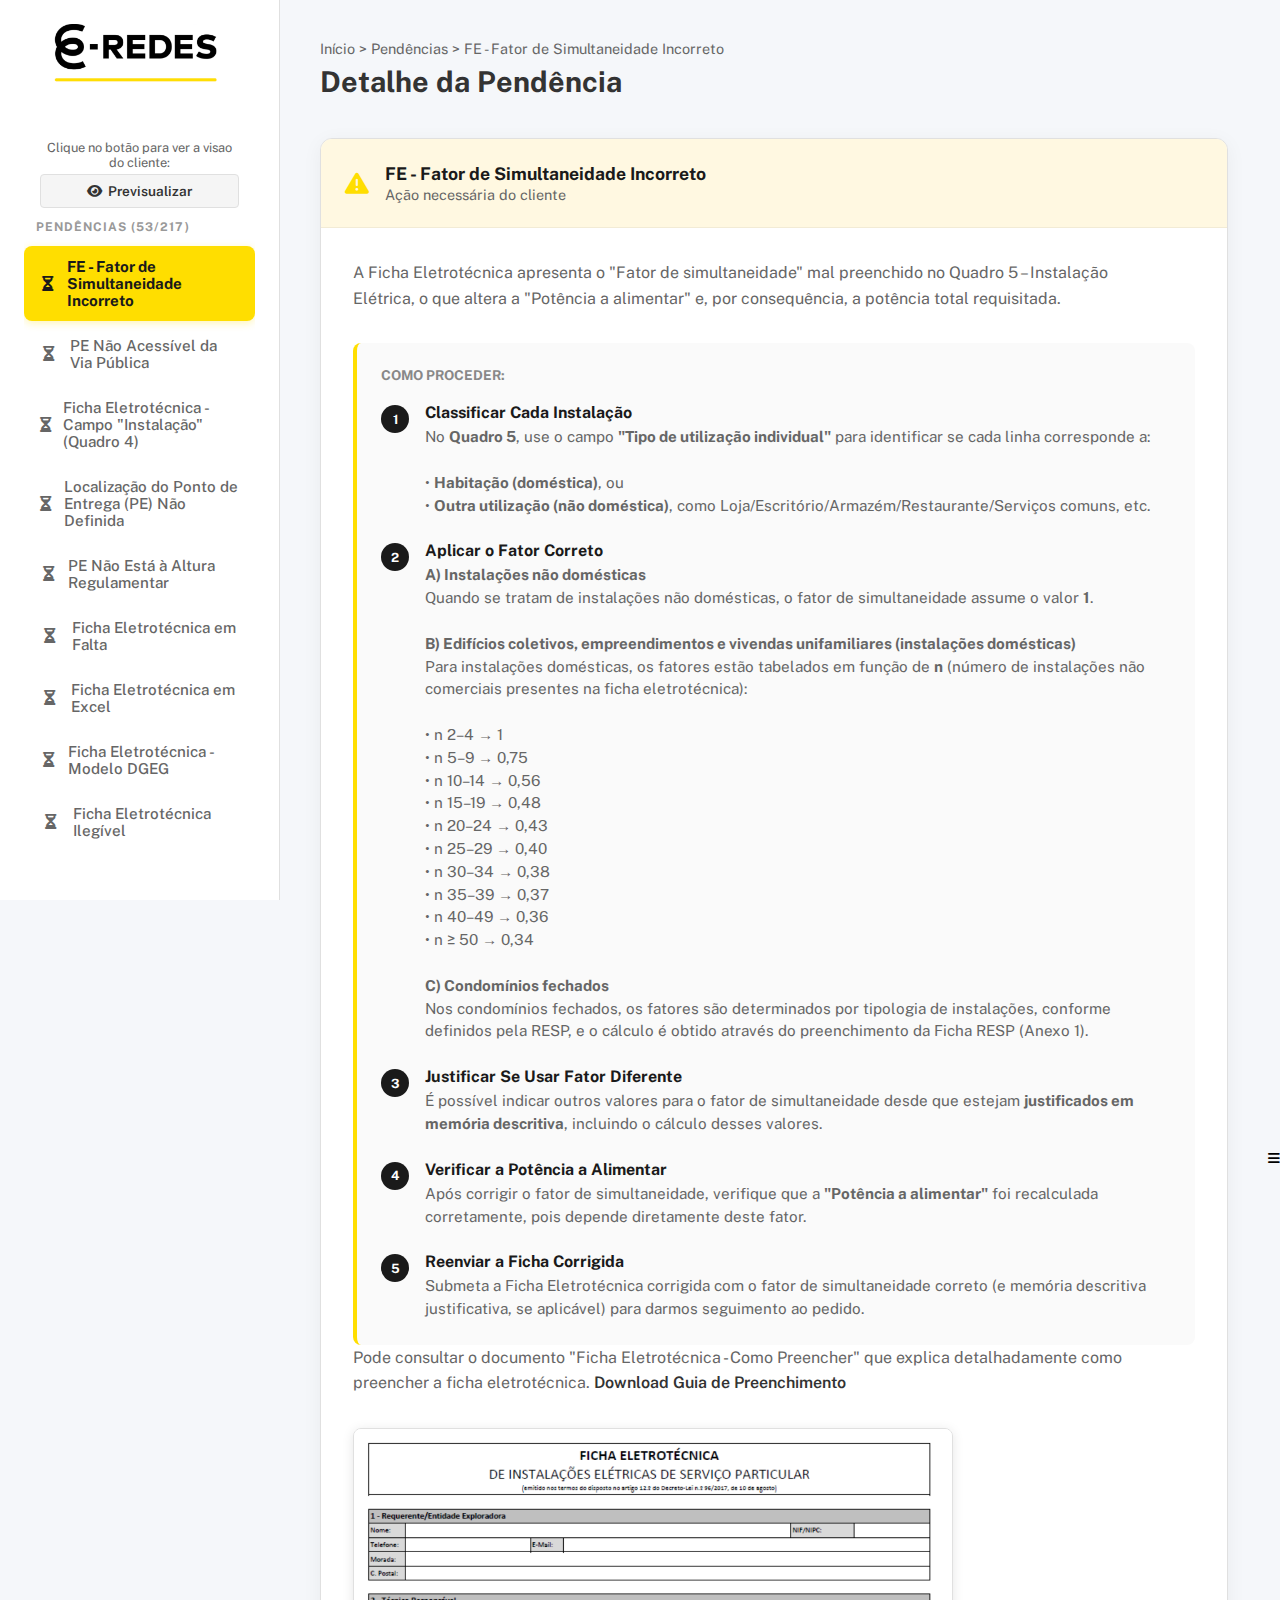
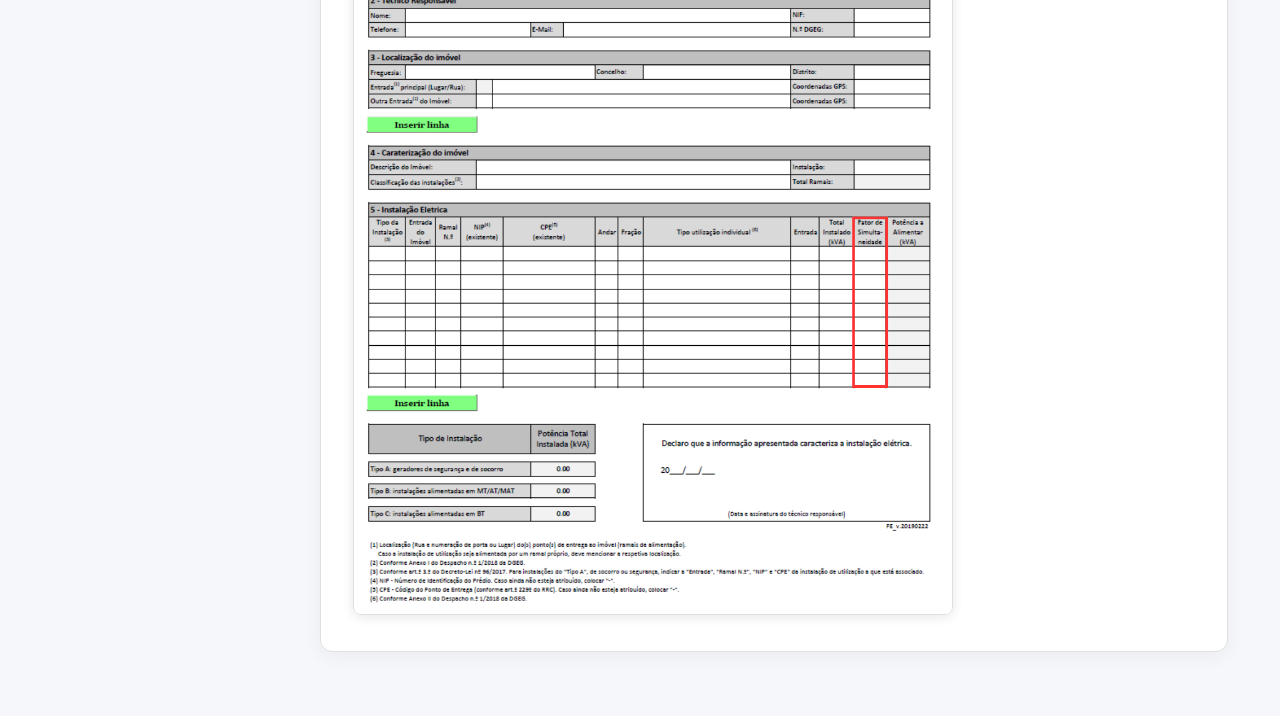
<file: index.html>
<!DOCTYPE html>
<html lang="pt">
<head>
    <meta charset="UTF-8">
    <meta name="viewport" content="width=device-width, initial-scale=1.0">
    <title>Pendências | Balcão Digital</title>
    
    <link href="https://fonts.googleapis.com/css2?family=Public+Sans:wght@300;400;600;700;800&display=swap" rel="stylesheet">
    <link rel="stylesheet" href="https://cdnjs.cloudflare.com/ajax/libs/font-awesome/6.4.0/css/all.min.css">
    
    <link rel="stylesheet" href="assets/css/variables.css">
    <link rel="stylesheet" href="assets/css/reset.css">
    <link rel="stylesheet" href="assets/css/style.css">
    <link rel="stylesheet" href="assets/css/components.css">
</head>
<body>

    <!-- Navbar Component - Renderizada dinamicamente via JavaScript -->
    <nav class="sidebar"></nav>

    <main class="main-content">

        <header style="margin-bottom: 40px;">
            <p class="breadcrumb" style="font-size: 0.9rem; color: #666; margin-bottom: 8px;">Início > Pendências</p>
            <h1 style="font-size: 1.8rem; font-weight: 700;">Detalhe da Pendência</h1>
        </header>

        <!-- Action Cards Container - Renderizado dinamicamente -->
        <div id="action-cards-container"></div>

    </main>

    <!-- JavaScript Modules ES6 -->
    <script type="module" src="src/main.js"></script>

</body>
</html>
</file>
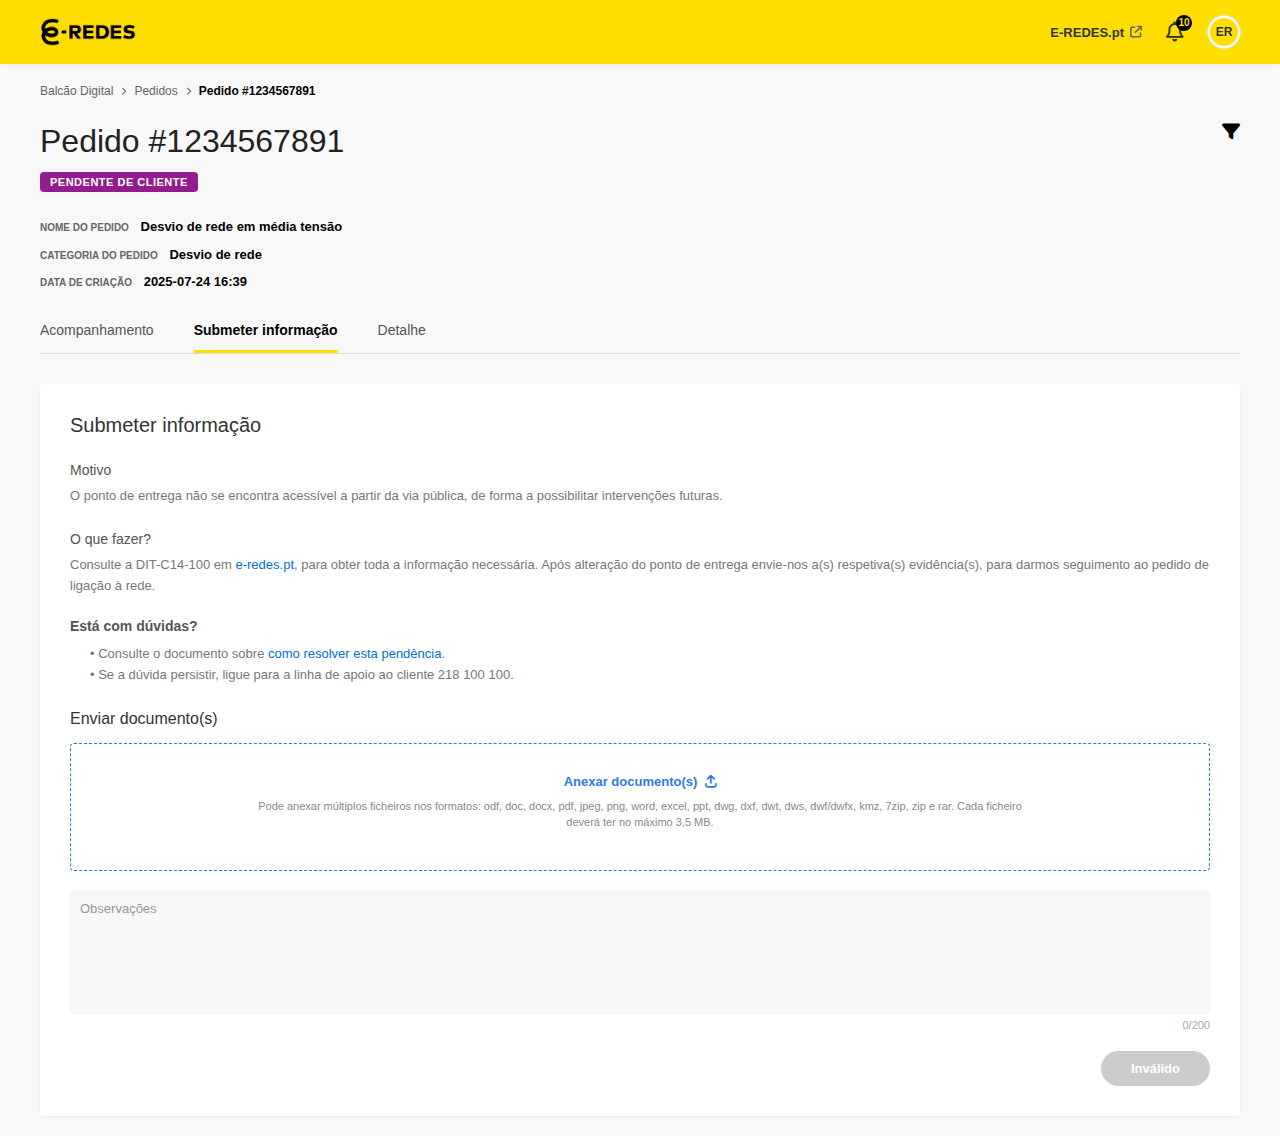
<file: plr2/index.html>
<!DOCTYPE html>
<html lang="pt-PT">
<head>
    <meta charset="UTF-8">
    <meta name="viewport" content="width=device-width, initial-scale=1.0">
    <title>Pedido - E-REDES</title>
    <link rel="stylesheet" href="https://cdnjs.cloudflare.com/ajax/libs/font-awesome/6.4.0/css/all.min.css">
    <style>
        /* RESET E FONTE GLOBAL */
        * {
            box-sizing: border-box;
            margin: 0;
            padding: 0;
            font-family: 'Segoe UI', 'Roboto', Helvetica, Arial, sans-serif;
            -webkit-font-smoothing: antialiased;
        }

        body {
            background-color: #F8F8F8; /* Cinzento muito claro do fundo */
            color: #333;
            font-size: 14px;
        }

        /* --- HEADER AMARELO --- */
        header {
            background-color: #FFDE00; /* Amarelo E-REDES */
            height: 64px;
            display: flex;
            justify-content: space-between;
            align-items: center;
            padding: 0 40px;
            box-shadow: 0 2px 4px rgba(0,0,0,0.05);
        }

        .logo img {
            display: block;
        }

        .header-right {
            display: flex;
            align-items: center;
            gap: 24px;
            font-size: 13px;
        }

        .header-link {
            text-decoration: none;
            color: #333;
            font-weight: 600;
            display: flex;
            align-items: center;
            gap: 6px;
        }
        .header-link i { font-size: 12px; color: #666; }

        .notification {
            position: relative;
            cursor: pointer;
            font-size: 20px;
            color: #333;
        }

        .badge {
            position: absolute;
            top: -6px;
            right: -8px;
            background-color: #000;
            color: #FFDE00;
            font-size: 10px;
            font-weight: bold;
            height: 16px;
            width: 16px;
            border-radius: 50%;
            display: flex;
            align-items: center;
            justify-content: center;
        }

        .avatar-circle {
            width: 32px;
            height: 32px;
            background-color: #FFDE00; /* Fundo amarelo */
            border: 2px solid #fff; /* Borda branca interna */
            border-radius: 50%;
            display: flex;
            align-items: center;
            justify-content: center;
            font-weight: bold;
            font-size: 12px;
            box-shadow: 0 0 0 1px #e0e0e0; /* Sombra sutil para borda externa */
        }

        /* --- CONTAINER PRINCIPAL --- */
        .main-container {
            max-width: 1300px; /* Largura larga como no print */
            margin: 0 auto;
            padding: 20px 40px;
        }

        /* --- BREADCRUMBS (Caminho) --- */
        .breadcrumbs {
            font-size: 12px;
            color: #666;
            margin-bottom: 25px;
            display: flex;
            align-items: center;
            gap: 8px;
        }
        .breadcrumbs i { font-size: 10px; }
        .breadcrumbs a { text-decoration: none; color: #666; }
        .breadcrumbs span.bold { font-weight: 700; color: #000; }
        .icon-e { font-weight: bold; font-family: serif; font-style: italic; font-size: 14px; } /* Simula ícone E */

        /* --- TÍTULO E TOPO --- */
        .title-section {
            position: relative;
            margin-bottom: 30px;
        }
        
        .title-row {
            display: flex;
            justify-content: space-between;
            align-items: flex-start;
        }

        h1 {
            font-size: 32px;
            font-weight: 300; /* Fonte mais fina como no print */
            color: #222;
            margin-bottom: 12px;
        }

        .filter-icon {
            font-size: 18px;
            color: #000;
            cursor: pointer;
        }

        .status-tag {
            background-color: #931c8e; /* Roxo E-REDES */
            color: white;
            padding: 4px 10px;
            border-radius: 4px;
            font-size: 11px;
            font-weight: 700;
            text-transform: uppercase;
            letter-spacing: 0.5px;
            display: inline-block;
            margin-bottom: 25px;
        }

        /* --- META INFO (Nome, Categoria...) --- */
        .meta-grid {
            display: flex;
            flex-direction: column;
            gap: 8px;
        }
        .meta-row {
            font-size: 13px;
            line-height: 1.5;
        }
        .meta-label {
            font-size: 10px;
            font-weight: 700;
            color: #666;
            text-transform: uppercase;
            margin-right: 8px;
        }
        .meta-value {
            font-weight: 600;
            color: #000;
        }

        /* --- ABAS (TABS) --- */
        .tabs {
            display: flex;
            gap: 40px;
            border-bottom: 1px solid #ddd;
            margin-top: 30px;
            margin-bottom: 30px;
        }
        .tab-item {
            padding-bottom: 12px;
            font-size: 14px;
            color: #555;
            cursor: pointer;
            border-bottom: 3px solid transparent;
        }
        .tab-item.active {
            color: #000;
            font-weight: 700;
            border-bottom: 3px solid #FFDE00;
        }

        /* --- ÁREA BRANCA DE CONTEÚDO --- */
        .content-card {
            background: white;
            border-radius: 4px; /* Cantos levemente arredondados */
            padding: 30px;
            box-shadow: 0 1px 3px rgba(0,0,0,0.05);
        }

        h2 {
            font-size: 20px;
            font-weight: 400;
            color: #333;
            margin-bottom: 25px;
        }

        h3 {
            font-size: 14px;
            color: #555;
            font-weight: 400;
            margin-bottom: 8px;
        }
        
        .section-gap { margin-bottom: 25px; }
        
        p.text-body {
            font-size: 13px;
            color: #777;
            line-height: 1.6;
            margin-bottom: 5px;
        }

        .link-style {
            color: #0070D2; /* Azul padrão */
            text-decoration: none;
        }

        /* --- UPLOAD BOX --- */
        .upload-title {
            font-size: 16px;
            color: #333;
            font-weight: 400;
            margin-top: 20px;
            margin-bottom: 15px;
        }

        .upload-box {
            border: 1px dashed #2C7BE5; /* Azul tracejado */
            border-radius: 4px;
            padding: 30px 20px;
            text-align: center;
            background-color: #fff;
            cursor: pointer;
            transition: background 0.2s;
        }
        .upload-box:hover { background-color: #f7fbff; }

        .upload-link {
            color: #2C7BE5;
            font-weight: 700;
            font-size: 13px;
            text-decoration: none;
            display: flex;
            justify-content: center;
            align-items: center;
            gap: 8px;
            margin-bottom: 10px;
        }
        
        .upload-helper {
            font-size: 11px;
            color: #888;
            max-width: 800px;
            margin: 0 auto;
            line-height: 1.4;
        }

        /* --- TEXTAREA --- */
        .observacoes-area {
            margin-top: 20px;
            background-color: #F7F7F7; /* Cinza fundo textarea */
            border-radius: 4px;
            padding: 10px;
        }
        
        textarea {
            width: 100%;
            height: 100px;
            border: none;
            background-color: transparent;
            resize: none;
            font-size: 13px;
            color: #333;
            outline: none;
        }
        textarea::placeholder { color: #999; }

        .char-counter {
            text-align: right;
            font-size: 11px;
            color: #aaa;
            margin-top: 5px;
        }

        /* --- BOTÃO FOOTER --- */
        .footer-action {
            display: flex;
            justify-content: flex-end;
            margin-top: 20px;
        }

        .btn-invalido {
            background-color: #ccc;
            color: #fff;
            font-weight: 700;
            border: none;
            padding: 10px 30px;
            border-radius: 20px; /* Pill shape */
            font-size: 13px;
            cursor: not-allowed;
        }

        /* Helpers */
        .sr-only { display: none; }
    </style>
</head>
<body>

    <header>
        <div class="logo">
            <img src="logo2.png" alt="E-REDES" style="height: 30px; display: block;">
        </div>
        <div class="header-right">
            <a href="#" class="header-link">E-REDES.pt <i class="fa-solid fa-arrow-up-right-from-square"></i></a>
            <div class="notification">
                <i class="fa-regular fa-bell"></i>
                <div class="badge">10</div>
            </div>
            <div class="avatar-circle">ER</div>
        </div>
    </header>

    <main class="main-container">
        <nav class="breadcrumbs">
        
            <a href="#">Balcão Digital</a> <i class="fa-solid fa-chevron-right" style="font-size: 8px;"></i>
            <a href="#">Pedidos</a> <i class="fa-solid fa-chevron-right" style="font-size: 8px;"></i>
            <span class="bold">Pedido #1234567891</span>
        </nav>

        <div class="title-section">
            <div class="title-row">
                <h1>Pedido #1234567891</h1>
                <i class="fa-solid fa-filter filter-icon"></i>
            </div>
            
            <div class="status-tag">Pendente de Cliente</div>

            <div class="meta-grid">
                <div class="meta-row">
                    <span class="meta-label">NOME DO PEDIDO</span>
                    <span class="meta-value">Desvio de rede em média tensão</span>
                </div>
                <div class="meta-row">
                    <span class="meta-label">CATEGORIA DO PEDIDO</span>
                    <span class="meta-value">Desvio de rede</span>
                </div>
                <div class="meta-row">
                    <span class="meta-label">DATA DE CRIAÇÃO</span>
                    <span class="meta-value">2025-07-24 16:39</span>
                </div>
            </div>
        </div>

        <div class="tabs">
            <div class="tab-item">Acompanhamento</div>
            <div class="tab-item active">Submeter informação</div>
            <div class="tab-item">Detalhe</div>
        </div>

        <div class="content-card">
            <h2>Submeter informação</h2>

            <div class="section-gap">
                <h3>Motivo</h3>
                <p class="text-body">O ponto de entrega não se encontra acessível a partir da via pública, de forma a possibilitar intervenções futuras.</p>
            </div>

            <div class="section-gap">
                <h3>O que fazer?</h3>
                <p class="text-body">Consulte a DIT-C14-100 em <a href="#" class="link-style">e-redes.pt</a>, para obter toda a informação necessária. Após alteração do ponto de entrega envie-nos a(s) respetiva(s) evidência(s), para darmos seguimento ao pedido de ligação à rede.</p>
                <br>

                <h3><strong>Está com dúvidas?</strong></h3>
                <p class="text-body" style="margin-top: 10px; padding-left: 20px;">
                    • Consulte o documento sobre 
                    <a href="resolucao.html" class="link-style">como resolver esta pendência</a>. <br>
                    • Se a dúvida persistir, ligue para a linha de apoio ao cliente 218 100 100.
                </p>
                
            </div>

            <h3 class="upload-title">Enviar documento(s)</h3>

            <div class="upload-box" id="drop-zone">
                <input type="file" id="file-input" hidden multiple>
                <a href="#" class="upload-link" id="browse-link">
                    Anexar documento(s) <i class="fa-solid fa-arrow-up-from-bracket"></i>
                </a>
                <p class="upload-helper">
                    Pode anexar múltiplos ficheiros nos formatos: odf, doc, docx, pdf, jpeg, png, word, excel, ppt, dwg, dxf, dwt, dws, dwf/dwfx, kmz, 7zip, zip e rar. Cada ficheiro deverá ter no máximo 3,5 MB.
                </p>
                <div id="file-names" style="margin-top:10px; font-size:12px; color:#333;"></div>
            </div>

            <div class="observacoes-area">
                <textarea id="obs" placeholder="Observações" maxlength="200"></textarea>
            </div>
            <div class="char-counter"><span id="count">0</span>/200</div>

            <div class="footer-action">
                <button class="btn-invalido">Inválido</button>
            </div>
        </div>
    </main>

    <script>
        // Lógica simples para interatividade
        const textarea = document.getElementById('obs');
        const countSpan = document.getElementById('count');
        
        textarea.addEventListener('input', function() {
            countSpan.innerText = this.value.length;
        });

        // Simulação de clique no upload
        const dropZone = document.getElementById('drop-zone');
        const fileInput = document.getElementById('file-input');
        const browseLink = document.getElementById('browse-link');
        const fileNames = document.getElementById('file-names');

        browseLink.addEventListener('click', (e) => {
            e.preventDefault();
            fileInput.click();
        });

        dropZone.addEventListener('click', (e) => {
            if(e.target !== browseLink && !browseLink.contains(e.target)) {
                fileInput.click();
            }
        });

        fileInput.addEventListener('change', () => {
            if(fileInput.files.length > 0) {
                fileNames.innerText = "Selecionado: " + fileInput.files[0].name + (fileInput.files.length > 1 ? " (e outros...)" : "");
            }
        });
    </script>

</body>
</html>
</file>
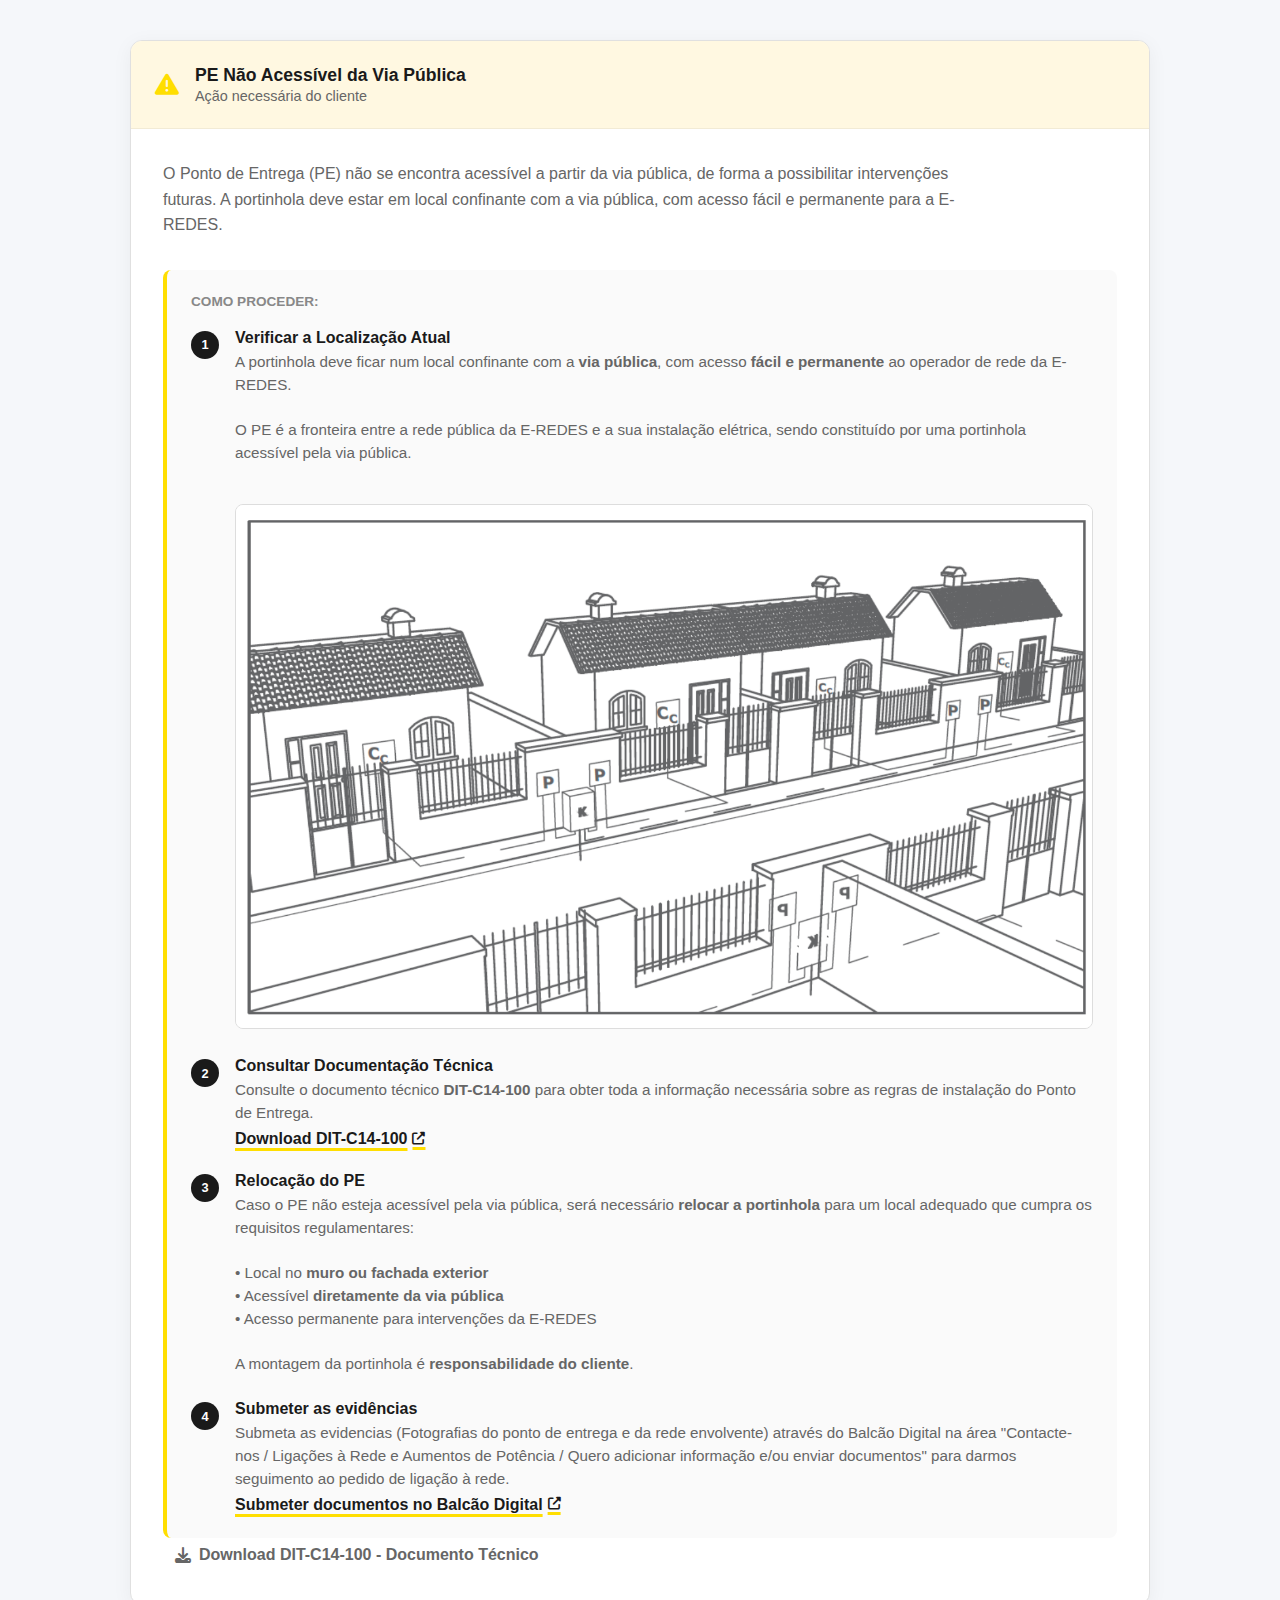
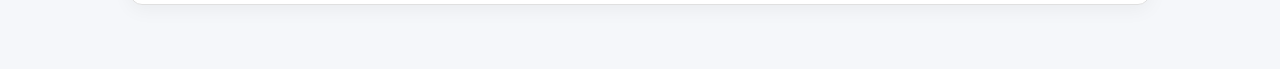
<file: plr2/resolucao.html>
<!DOCTYPE html>
<html lang="pt-PT">
<head>
    <meta charset="UTF-8">
    <meta name="viewport" content="width=device-width, initial-scale=1.0">
    <title>Resolução de Pendência - E-REDES</title>
    <link rel="stylesheet" href="https://cdnjs.cloudflare.com/ajax/libs/font-awesome/6.4.0/css/all.min.css">
    <link rel="stylesheet" href="../assets/css/variables.css">
    <link rel="stylesheet" href="../assets/css/reset.css">
    <link rel="stylesheet" href="../assets/css/style.css">
    <link rel="stylesheet" href="../assets/css/components.css">
    <link rel="icon" type="image/png" href="../assets/images/ico.png">
</head>
<body>

    <main class="main-content" style="margin-left: 0; margin: 0 auto;">
        <section class="action-card">
          <div class="card-header warning">
            <div class="header-icon warning">
              <i class="fas fa-exclamation-triangle"></i>
            </div>
            <div class="header-text">
              <h2>PE Não Acessível da Via Pública</h2>
              <p>Ação necessária do cliente</p>
            </div>
          </div>
          <div class="card-body">
            
            <p class="description-text">
              O Ponto de Entrega (PE) não se encontra acessível a partir da via pública, de forma a possibilitar intervenções futuras. A portinhola deve estar em local confinante com a via pública, com acesso fácil e permanente para a E-REDES.
            </p>
        
            <div class="steps-list">
                <h3 style="font-size: 0.85rem; text-transform: uppercase; color: #888; margin-bottom: 20px; font-weight: 700;">
                  Como proceder:
                </h3>
                
                <div class="step-item">
                    <div class="step-number">1</div>
                    <div class="step-content">
                        <h4>Verificar a Localização Atual</h4>
                        <p>A portinhola deve ficar num local confinante com a <strong>via pública</strong>, com acesso <strong>fácil e permanente</strong> ao operador de rede da E-REDES.<br><br>O PE é a fronteira entre a rede pública da E-REDES e a sua instalação elétrica, sendo constituído por uma portinhola acessível pela via pública.<br><br><div style='margin-top: 16px;'><img src='../assets/images/pe_acesso_via_publica.png' alt='PE acessível via pública' style='max-width: 100%; border-radius: 8px; border: 1px solid #ddd;'></div></p>
                    </div>
                </div>
        
                <div class="step-item">
                    <div class="step-number">2</div>
                    <div class="step-content">
                        <h4>Consultar Documentação Técnica</h4>
                        <p>Consulte o documento técnico <strong>DIT-C14-100</strong> para obter toda a informação necessária sobre as regras de instalação do Ponto de Entrega.</p>
                        <a href="../assets/files/DIT-C14-100 Ed9 1.pdf" target="_blank" class="external-link">
                          Download DIT-C14-100 <i class="fas fa-external-link-alt" style="margin-left: 5px; font-size: 0.8em;"></i>
                        </a>
                    </div>
                </div>
        
                <div class="step-item">
                    <div class="step-number">3</div>
                    <div class="step-content">
                        <h4>Relocação do PE</h4>
                        <p>Caso o PE não esteja acessível pela via pública, será necessário <strong>relocar a portinhola</strong> para um local adequado que cumpra os requisitos regulamentares:<br><br>• Local no <strong>muro ou fachada exterior</strong><br>• Acessível <strong>diretamente da via pública</strong><br>• Acesso permanente para intervenções da E-REDES<br><br>A montagem da portinhola é <strong>responsabilidade do cliente</strong>.</p>
                    </div>
                </div>
        
                <div class="step-item">
                    <div class="step-number">4</div>
                    <div class="step-content">
                        <h4>Submeter as evidências</h4>
                        <p>Submeta as evidencias (Fotografias do ponto de entrega e da rede envolvente) através do Balcão Digital na área "Contacte-nos / Ligações à Rede e Aumentos de Potência / Quero adicionar informação e/ou enviar documentos" para darmos seguimento ao pedido de ligação à rede.</p>
                        <a href="https://www.e-redes.pt/pt-pt/ajuda/contacte-nos" target="_blank" class="external-link">
                          Submeter documentos no Balcão Digital <i class="fas fa-external-link-alt" style="margin-left: 5px; font-size: 0.8em;"></i>
                        </a>
                    </div>
                </div>
            </div>
        
            <div class="download-section">
                <a href="../assets/files/DIT-C14-100 Ed9 1.pdf" class="download-button">
                  <i class="fas fa-download"></i>
                  Download DIT-C14-100 - Documento Técnico
                </a>
            </div>
        
          </div>
        </section>
    </main>

</body>
</html>
</file>
<file: assets/css/variables.css>
:root {
    /* Cores Institucionais E-REDES */
    --brand-primary: #FFDE00;      /* Amarelo Principal */
    --brand-black: #1A1A1A;        /* Preto Contraste */
    
    /* Cores de Interface */
    --bg-body: #F5F7FA;            /* Cinza muito claro de fundo */
    --bg-card: #FFFFFF;            /* Branco puro */
    --border-color: #E0E0E0;
    
    /* Tipografia e Texto */
    --text-primary: #333333;
    --text-secondary: #666666;
    --font-family: 'Public Sans', sans-serif;
    
    /* Feedback */
    --color-warning-bg: #FFF8E1;   /* Fundo amarelado suave para alertas */
    --color-warning-text: #B78103; /* Texto escuro para alertas */
    
    /* Layout */
    --sidebar-width: 280px;
    --border-radius: 12px;
    --shadow-soft: 0 4px 20px rgba(0,0,0,0.05);
}
</file>
<file: assets/css/style.css>
/* --- LAYOUT GERAL --- */
body {
    display: flex;
    min-height: 100vh;
}

.main-content {
    margin-left: var(--sidebar-width);
    padding: 40px;
    flex: 1;
    max-width: 1100px;
}
</file>
<file: assets/css/components.css>
/* --- COMPONENTE: NAVBAR --- */
.sidebar {
    width: var(--sidebar-width);
    background-color: var(--bg-card);
    border-right: 1px solid var(--border-color);
    position: fixed;
    height: 100vh;
    padding: 24px;
    display: flex;
    flex-direction: column;
    z-index: 100;
}

.logo-area {
    margin-bottom: 48px;
    display: flex;
    align-items: center;
    justify-content: center;
}

.logo-image {
    width: 100%;
    max-width: 180px;
    height: auto;
}

.nav-section {
    margin-bottom: 24px;
    overflow-y: auto;
    flex: 1;
    min-height: 0;
}

/* Estilização da scrollbar */
.nav-section::-webkit-scrollbar {
    width: 6px;
}

.nav-section::-webkit-scrollbar-track {
    background: transparent;
}

.nav-section::-webkit-scrollbar-thumb {
    background: #ddd;
    border-radius: 3px;
}

.nav-section::-webkit-scrollbar-thumb:hover {
    background: #ccc;
}

.nav-label {
    font-size: 0.75rem;
    text-transform: uppercase;
    letter-spacing: 1px;
    color: #999;
    font-weight: 700;
    margin-bottom: 12px;
    padding-left: 12px;
}

.nav-item {
    display: flex;
    align-items: center;
    padding: 12px 16px;
    margin-bottom: 4px;
    border-radius: 8px;
    color: var(--text-secondary);
    font-weight: 500;
    font-size: 0.95rem;
    transition: all 0.2s ease;
}

.nav-item:hover {
    background-color: #f4f4f4;
    color: var(--brand-black);
}

.nav-item.active {
    background-color: var(--brand-primary);
    color: var(--brand-black);
    font-weight: 700;
    box-shadow: 0 2px 8px rgba(255, 222, 0, 0.3);
}

.nav-item i {
    width: 24px;
    margin-right: 12px;
    text-align: center;
}

/* --- COMPONENTE: ACTION CARD --- */
.action-card {
    background: var(--bg-card);
    border-radius: var(--border-radius);
    box-shadow: var(--shadow-soft);
    border: 1px solid var(--border-color);
    overflow: hidden;
    margin-bottom: 24px;
}

.card-header {
    background-color: var(--color-warning-bg);
    padding: 24px;
    border-bottom: 1px solid rgba(0,0,0,0.05);
    display: flex;
    align-items: center;
    gap: 16px;
}

.card-header.info {
    background-color: #E3F2FD;
}

.card-header.success {
    background-color: #E8F5E9;
}

.header-icon {
    font-size: 1.5rem;
    color: var(--brand-primary); /* Changed to brand yellow */
}

.header-icon.info {
    color: #1976D2;
}

.header-icon.success {
    color: #388E3C;
}

.header-text h2 {
    font-size: 1.1rem;
    font-weight: 700;
    color: var(--brand-black);
    margin-bottom: 2px;
}

.header-text p {
    font-size: 0.9rem;
    color: var(--text-secondary); /* Reverted to secondary text color */
    font-weight: 400; /* Reduced font-weight for minimalist look */
}

.card-body {
    padding: 32px;
}

.description-text {
    font-size: 1rem;
    color: var(--text-secondary);
    line-height: 1.6;
    margin-bottom: 32px;
    max-width: 800px;
}

/* Imagem Ilustrativa */
.illustration-image {
    width: 100%;
    max-width: 600px;
    margin-top: 32px;
    border-radius: 8px;
    box-shadow: 0 2px 12px rgba(0,0,0,0.1);
    border: 1px solid var(--border-color);
}

/* Lista de Passos */
.steps-list {
    background-color: #FAFAFA;
    border-radius: 8px;
    padding: 24px;
    border-left: 4px solid var(--brand-primary);
}

.step-item {
    display: flex;
    gap: 16px;
    margin-bottom: 24px;
}

.step-item:last-child {
    margin-bottom: 0;
}

.step-number {
    background-color: var(--brand-black);
    color: #fff;
    width: 28px;
    height: 28px;
    border-radius: 50%;
    display: flex;
    align-items: center;
    justify-content: center;
    font-weight: bold;
    font-size: 0.8rem;
    flex-shrink: 0;
    margin-top: 2px;
}

.step-content h4 {
    font-size: 1rem;
    font-weight: 700;
    color: var(--brand-black);
    margin-bottom: 4px;
}

.step-content p {
    font-size: 0.95rem;
    color: var(--text-secondary);
    line-height: 1.5;
}

.external-link {
    color: var(--brand-black);
    text-decoration: underline;
    text-decoration-color: var(--brand-primary);
    text-decoration-thickness: 3px;
    text-underline-offset: 4px;
    font-weight: 600;
    display: inline-flex;
    align-items: center;
    margin-top: 5px;
}

.external-link:hover {
    background-color: var(--brand-primary);
    text-decoration: none;
    padding: 0 4px;
    margin-left: -4px;
    border-radius: 4px;
}

.image-download-section {
    margin-top: 32px;
}

.image-wrapper {
    display: flex;
    align-items: flex-start;
    gap: 20px;
    width: 100%;
    max-width: 800px; /* Increased max-width to accommodate button */
}

.illustration-image {
    width: 100%;
    max-width: 600px;
    margin-top: 0;
    border-radius: 8px;
    box-shadow: 0 2px 12px rgba(0,0,0,0.1);
    border: 1px solid var(--border-color);
}

.download-button {
    display: inline-flex;
    align-items: center;
    gap: 8px;
    padding: 8px 12px;
    background-color: transparent;
    color: var(--text-secondary);
    text-decoration: none;
    border-radius: 5px;
    font-weight: 600;
    border: none;
    box-shadow: none;
    transition: all 0.2s ease;
    flex-shrink: 0; /* Prevent button from shrinking */
}

.download-button:hover {
    color: var(--brand-black);
    background-color: #f0f0f0;
    box-shadow: none;
}

.download-button i {
    font-size: 1em;
}
</file>
